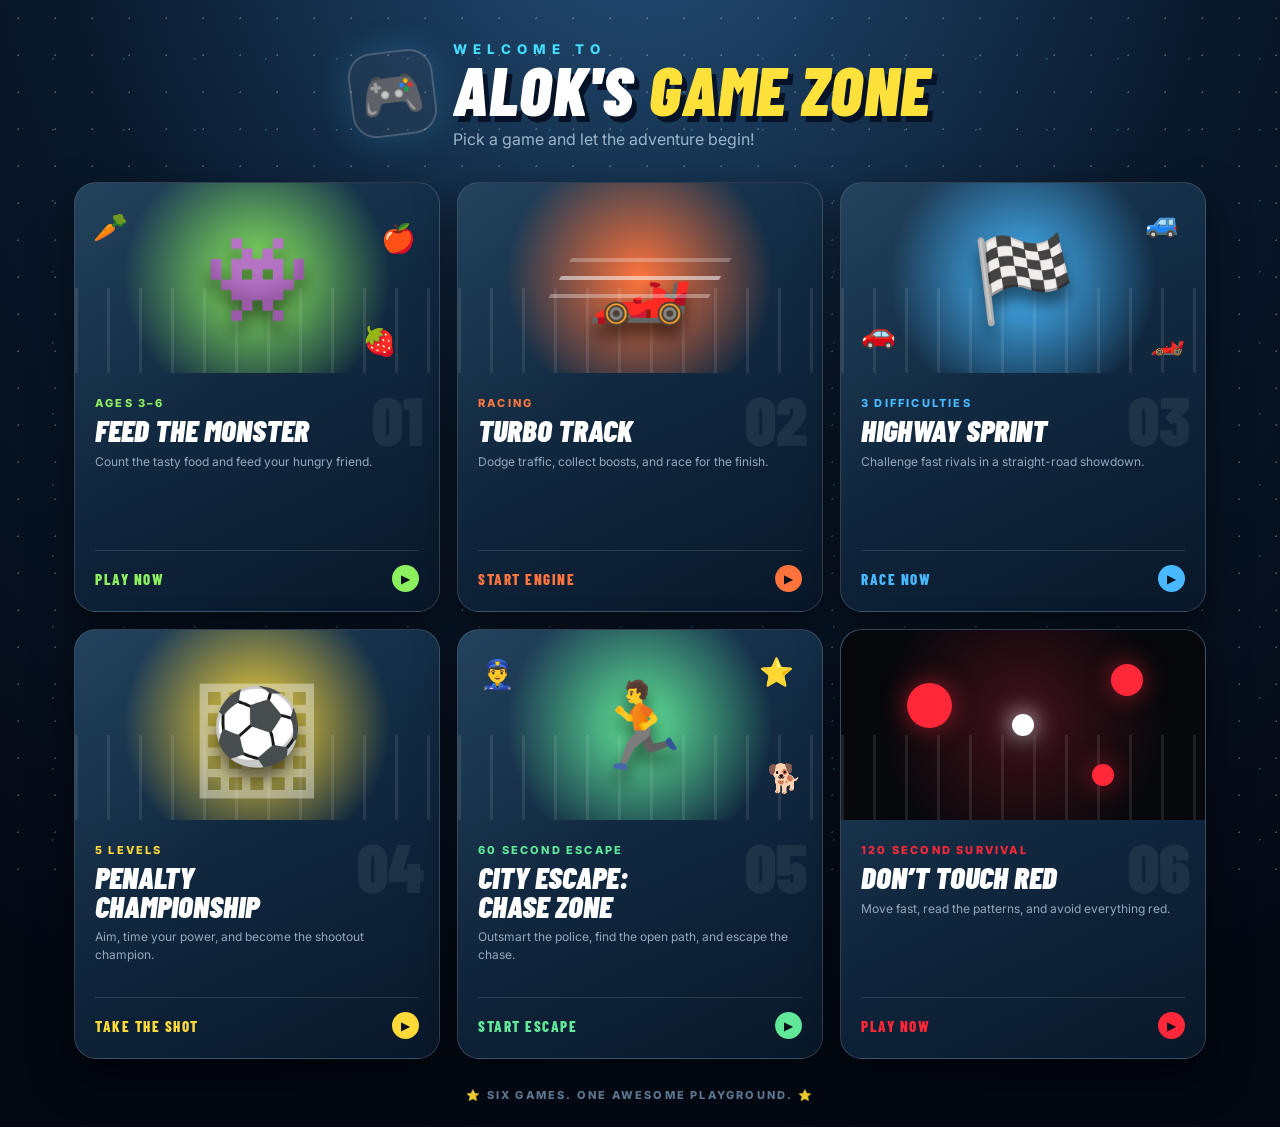
<file: index.html>
<!doctype html>
<html lang="en">
<head>
  <meta charset="utf-8">
  <meta name="viewport" content="width=device-width,initial-scale=1">
  <title>Alok's Game Zone</title>
  <link rel="stylesheet" href="game-hub.css">
</head>
<body>
  <div class="stars"></div>
  <main>
    <header>
      <div class="controller">🎮</div>
      <div><small>WELCOME TO</small><h1>ALOK'S <em>GAME ZONE</em></h1><p>Pick a game and let the adventure begin!</p></div>
    </header>
    <section class="games" aria-label="Choose a game">
      <a class="card monster" href="feed-the-monster/index.html">
        <div class="art"><span class="monster-face">👾</span><i>🥕</i><i>🍎</i><i>🍓</i></div>
        <div class="number">01</div><small>AGES 3–6</small><h2>FEED THE MONSTER</h2><p>Count the tasty food and feed your hungry friend.</p><b>PLAY NOW <span>▶</span></b>
      </a>
      <a class="card turbo" href="turbo-track/index.html">
        <div class="art"><span>🏎️</span><i class="speed"></i></div>
        <div class="number">02</div><small>RACING</small><h2>TURBO TRACK</h2><p>Dodge traffic, collect boosts, and race for the finish.</p><b>START ENGINE <span>▶</span></b>
      </a>
      <a class="card highway" href="highway-sprint/index.html">
        <div class="art"><span>🏁</span><i>🚗</i><i>🚙</i><i>🏎️</i></div>
        <div class="number">03</div><small>3 DIFFICULTIES</small><h2>HIGHWAY SPRINT</h2><p>Challenge fast rivals in a straight-road showdown.</p><b>RACE NOW <span>▶</span></b>
      </a>
      <a class="card football" href="penalty-shootout/index.html">
        <div class="art"><span>⚽</span><i class="goal">▦</i></div>
        <div class="number">04</div><small>5 LEVELS</small><h2>PENALTY CHAMPIONSHIP</h2><p>Aim, time your power, and become the shootout champion.</p><b>TAKE THE SHOT <span>▶</span></b>
      </a>
      <a class="card chase" href="police-chase-escape/index.html">
        <div class="art"><span>🏃</span><i>👮‍♂️</i><i>🐕</i><i>⭐</i></div>
        <div class="number">05</div><small>60 SECOND ESCAPE</small><h2>CITY ESCAPE: CHASE ZONE</h2><p>Outsmart the police, find the open path, and escape the chase.</p><b>START ESCAPE <span>▶</span></b>
      </a>
      <a class="card redgame" href="dont-touch-red/index.html">
        <div class="art red-art"><span class="white-dot"></span><i></i><i></i><i></i></div>
        <div class="number">06</div><small>120 SECOND SURVIVAL</small><h2>DON’T TOUCH RED</h2><p>Move fast, read the patterns, and avoid everything red.</p><b>PLAY NOW <span>▶</span></b>
      </a>
    </section>
    <footer><span>⭐ SIX GAMES. ONE AWESOME PLAYGROUND. ⭐</span></footer>
  </main>
</body>
</html>
</file>
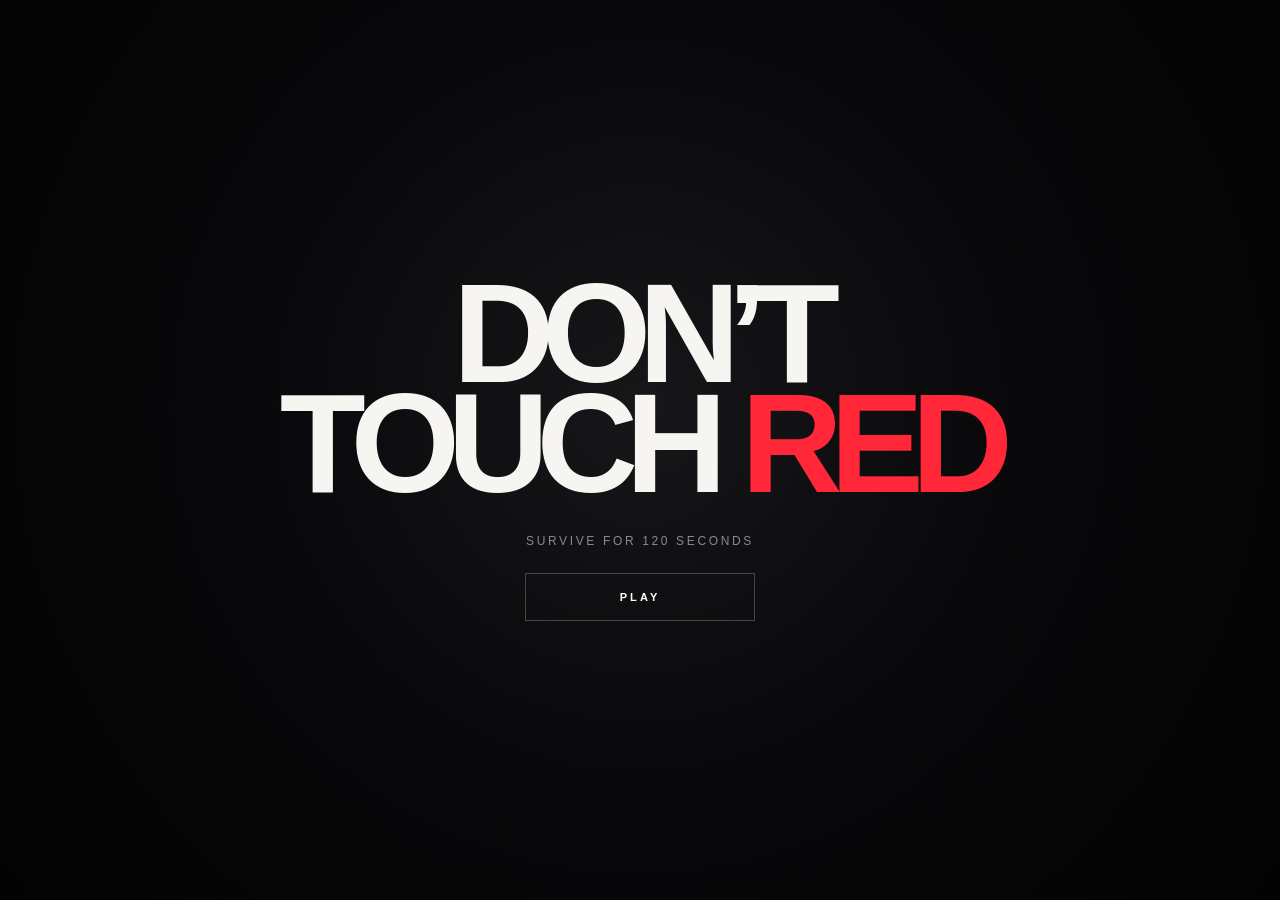
<file: dont-touch-red/index.html>
<!doctype html><html lang="en"><head><meta charset="utf-8"><meta name="viewport" content="width=device-width,initial-scale=1,maximum-scale=1,user-scalable=no,viewport-fit=cover"><meta name="theme-color" content="#050506"><title>DON'T TOUCH RED</title><link rel="stylesheet" href="style.css"></head><body>
<main id="game"><canvas id="canvas" aria-label="Don't Touch Red playfield" tabindex="0"></canvas><div class="grain"></div><div id="flash"></div>
<section id="intro" class="screen open"><div><h1>DON’T<br>TOUCH <span>RED</span></h1><p>Survive for 120 seconds</p><button id="play">PLAY</button></div></section>
<header id="hud"><b>DON’T TOUCH <i>RED</i></b><div><small>SURVIVED</small><strong id="time">000.0</strong></div><div><small>PHASE</small><strong id="phase">01 / 09</strong></div><button id="sound" aria-label="Toggle sound">SOUND ◉</button></header>
<div id="cue"><b>MOVE</b><span>White follows you. Red ends the run.</span></div><div id="impact">RED.</div>
<section id="result" class="screen"><div><p id="resultLabel">CONTACT</p><h2>SURVIVED<br><span id="survived">00.0s</span></h2><dl><div><dt>BEST</dt><dd id="best">00.0s</dd></div><div><dt>PHASE</dt><dd id="finalPhase">01</dd></div></dl><button id="again">TRY AGAIN</button></div></section>
</main><script type="module" src="game.js"></script></body></html>
</file>
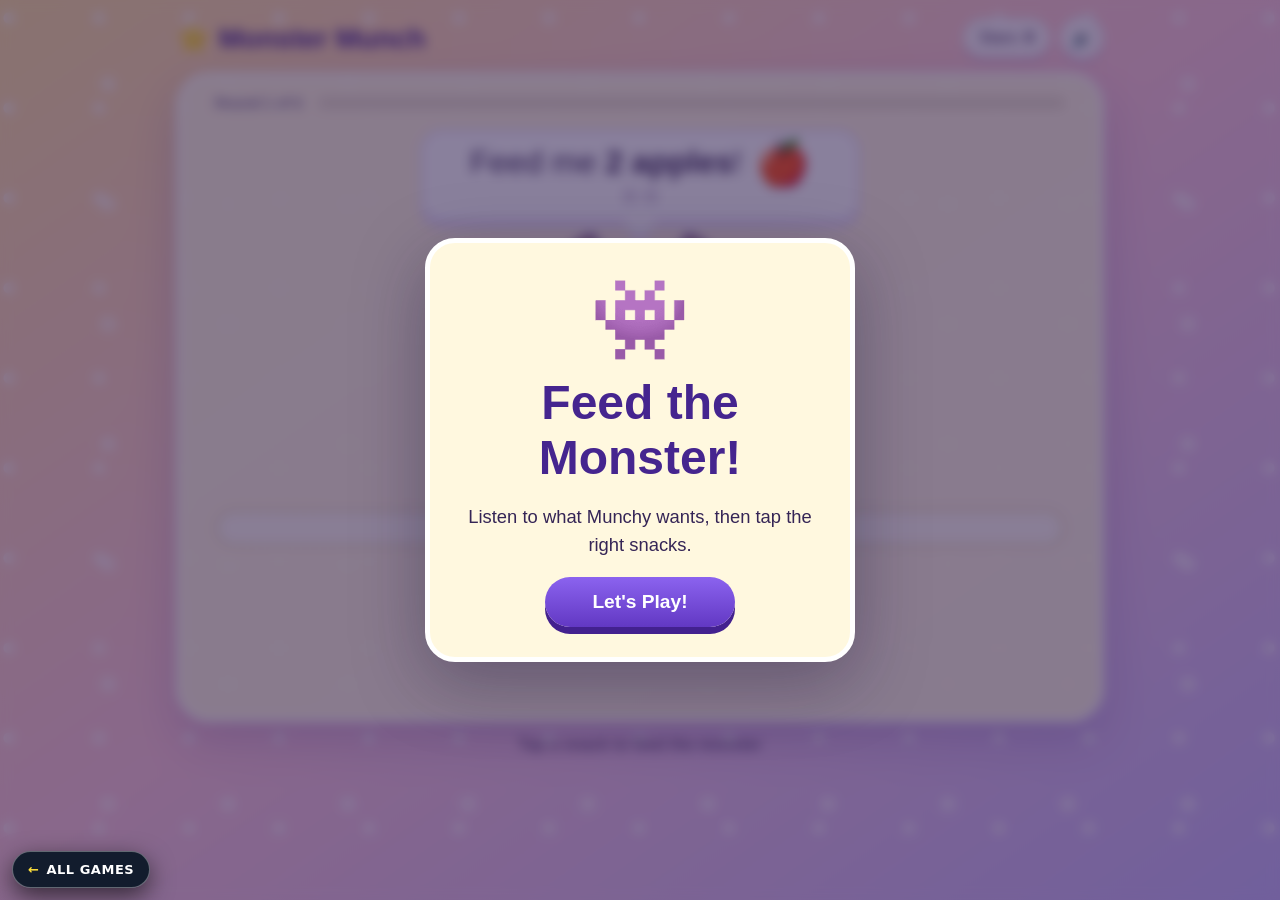
<file: feed-the-monster/index.html>
<!doctype html>
<html lang="en">
  <head>
    <meta charset="UTF-8" />
    <meta name="viewport" content="width=device-width, initial-scale=1.0" />
    <meta name="theme-color" content="#8a5cf6" />
    <title>Feed the Monster!</title>
    <link rel="stylesheet" href="../hub-back.css">
    <link rel="stylesheet" href="style.css" />
  </head>
  <body>
    <a class="hub-back" href="../index.html"><span>←</span> ALL GAMES</a>
    <main class="game-shell">
      <header class="topbar">
        <div class="brand"><span aria-hidden="true">⭐</span> Monster Munch</div>
        <div class="controls">
          <div class="score" aria-live="polite">Stars: <strong id="score">0</strong></div>
          <button id="soundButton" class="icon-button" type="button" aria-label="Turn sound off">🔊</button>
        </div>
      </header>

      <section class="game-card" aria-labelledby="instruction">
        <div class="round-row">
          <span id="roundLabel">Round 1 of 6</span>
          <div class="progress" aria-hidden="true"><span id="progressBar"></span></div>
        </div>

        <div class="speech-bubble">
          <p id="instruction">Feed me <strong id="targetCount">2</strong> <strong id="targetName">apples</strong>! <span id="targetEmoji" class="target-emoji" aria-hidden="true">🍎</span></p>
          <div id="countDots" class="count-dots" aria-label="0 of 2 collected"></div>
        </div>

        <div id="monster" class="monster" aria-label="A happy purple monster">
          <div class="horn horn-left"></div>
          <div class="horn horn-right"></div>
          <div class="monster-body">
            <div class="eye eye-left"><span></span></div>
            <div class="eye eye-right"><span></span></div>
            <div class="cheek cheek-left"></div>
            <div class="cheek cheek-right"></div>
            <div class="mouth"><div class="tooth tooth-left"></div><div class="tooth tooth-right"></div></div>
          </div>
          <div class="foot foot-left"></div>
          <div class="foot foot-right"></div>
        </div>

        <p id="feedback" class="feedback" aria-live="assertive">Pick the right snacks!</p>

        <div id="foodTray" class="food-tray" aria-label="Food choices"></div>
      </section>

      <p class="tip">Tap a snack to feed the monster</p>
    </main>

    <div id="celebration" class="celebration" aria-hidden="true"></div>

    <div id="welcomeModal" class="modal open" role="dialog" aria-modal="true" aria-labelledby="welcomeTitle">
      <div class="modal-card">
        <div class="mini-monster" aria-hidden="true">👾</div>
        <h1 id="welcomeTitle">Feed the Monster!</h1>
        <p>Listen to what Munchy wants, then tap the right snacks.</p>
        <button id="startButton" class="primary-button" type="button">Let's Play!</button>
      </div>
    </div>

    <div id="finishModal" class="modal" role="dialog" aria-modal="true" aria-labelledby="finishTitle">
      <div class="modal-card">
        <div class="trophy" aria-hidden="true">🏆</div>
        <h2 id="finishTitle">Amazing feeding!</h2>
        <p>You earned <strong id="finalScore">0</strong> stars!</p>
        <button id="playAgainButton" class="primary-button" type="button">Play Again</button>
      </div>
    </div>

    <script src="game.js"></script>
  </body>
</html>
</file>
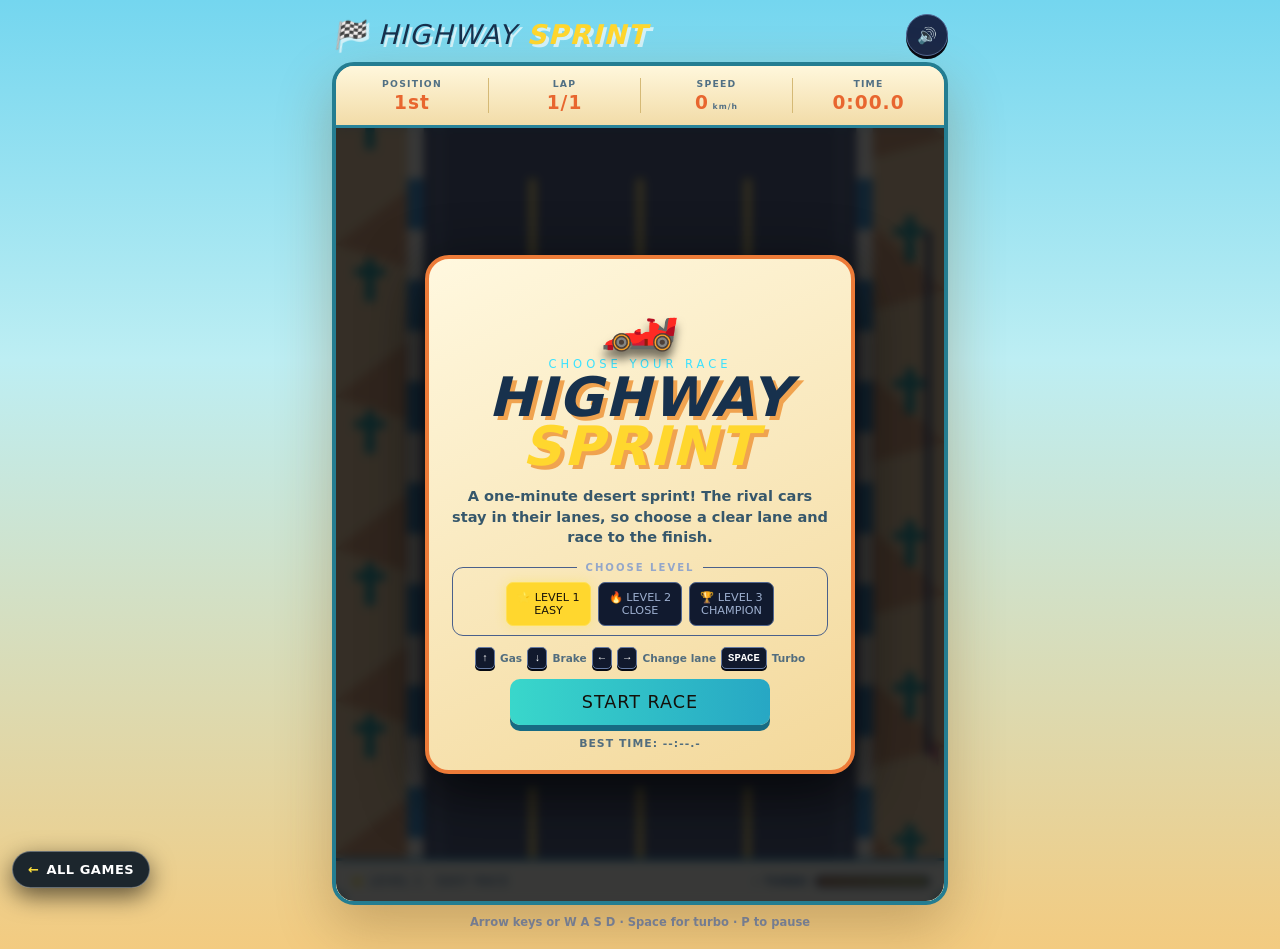
<file: highway-sprint/index.html>
<!doctype html>
<html lang="en">
<head>
  <meta charset="UTF-8" />
  <meta name="viewport" content="width=device-width, initial-scale=1, maximum-scale=1, user-scalable=no" />
  <meta name="theme-color" content="#11182b" />
  <title>Highway Sprint</title>
  <link rel="stylesheet" href="../hub-back.css">
  <link rel="stylesheet" href="style.css" />
</head>
<body>
  <a class="hub-back" href="../index.html"><span>←</span> ALL GAMES</a>
  <main class="shell">
    <header><div class="logo">🏁 HIGHWAY <b>SPRINT</b></div><button id="soundButton" class="sound" type="button" aria-label="Turn sound off">🔊</button></header>
    <section class="game" aria-label="Highway Sprint racing game">
      <div class="hud">
        <div><small>POSITION</small><strong id="position">1st</strong></div>
        <div><small>LAP</small><strong><span id="leg">1</span>/1</strong></div>
        <div><small>SPEED</small><strong><span id="speed">0</span><em> km/h</em></strong></div>
        <div><small>TIME</small><strong id="time">0:00.0</strong></div>
      </div>
      <div class="canvas-wrap">
        <canvas id="raceCanvas" width="520" height="720" aria-label="Straight highway race"></canvas>
        <div id="countdown" class="countdown" aria-live="assertive"></div>
        <div id="message" class="message" aria-live="polite"></div>
        <div class="mini-progress"><span id="progressBar"></span><i id="progressCar">🏎️</i></div>
      </div>
      <div class="footer"><span id="direction">⬆ FINISH AHEAD</span><div class="boost"><label>⚡ TURBO</label><div><i id="boostBar"></i></div></div></div>
      <div class="touch-controls" aria-label="Touch controls">
        <button id="leftButton" type="button" aria-label="Move left">◀</button>
        <div class="pedals"><button id="brakeButton" class="brake" type="button">BRAKE</button><button id="gasButton" class="gas" type="button">GAS</button><button id="turboButton" class="turbo-button" type="button">⚡</button></div>
        <button id="rightButton" type="button" aria-label="Move right">▶</button>
      </div>
      <div id="startPanel" class="panel open">
        <div class="panel-card">
          <div class="hero">🏎️</div><p class="eyebrow">CHOOSE YOUR RACE</p><h1>HIGHWAY<br /><span>SPRINT</span></h1>
          <p>A one-minute desert sprint! The rival cars stay in their lanes, so choose a clear lane and race to the finish.</p>
          <fieldset><legend>CHOOSE LEVEL</legend><label><input type="radio" name="level" value="level1" checked /><span>⭐ LEVEL 1<br />EASY</span></label><label><input type="radio" name="level" value="level2" /><span>🔥 LEVEL 2<br />CLOSE</span></label><label><input type="radio" name="level" value="level3" /><span>🏆 LEVEL 3<br />CHAMPION</span></label></fieldset>
          <div class="keys"><kbd>↑</kbd> Gas <kbd>↓</kbd> Brake <kbd>←</kbd><kbd>→</kbd> Change lane <kbd>SPACE</kbd> Turbo</div>
          <button id="startButton" class="primary" type="button">START RACE</button><p class="record">BEST TIME: <strong id="bestTime">--:--.-</strong></p>
        </div>
      </div>
      <div id="finishPanel" class="panel">
        <div class="panel-card"><div id="medal" class="hero">🏆</div><p class="eyebrow">RACE COMPLETE</p><h2 id="finishTitle">CHAMPION!</h2>
          <div class="results"><div><small>POSITION</small><strong id="finalPosition">1st</strong></div><div><small>TIME</small><strong id="finalTime">0:00.0</strong></div></div>
          <button id="againButton" class="primary" type="button">RACE AGAIN</button>
        </div>
      </div>
    </section>
    <p class="tip">Arrow keys or W A S D · Space for turbo · P to pause</p>
  </main>
  <script src="game.js"></script>
</body>
</html>
</file>
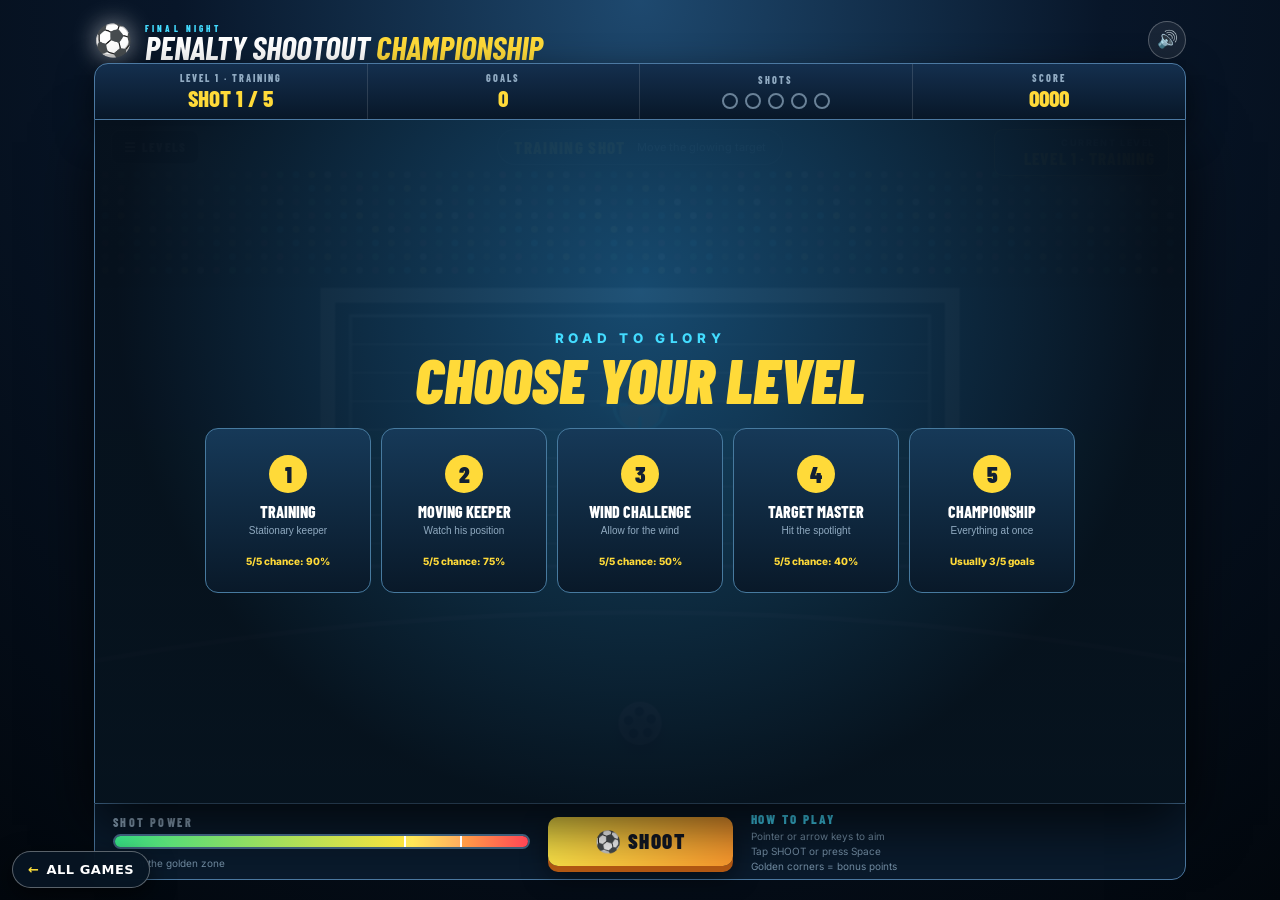
<file: penalty-shootout/index.html>
<!doctype html>
<html lang="en">
<head>
  <meta charset="utf-8">
  <meta name="viewport" content="width=device-width,initial-scale=1,maximum-scale=1,user-scalable=no">
  <title>Penalty Shootout Championship</title>
  <link rel="stylesheet" href="style.css">
  <link rel="stylesheet" href="responsive.css">
  <link rel="stylesheet" href="../hub-back.css">
</head>
<body>
  <a class="hub-back" href="../index.html"><span>←</span> ALL GAMES</a>
  <main class="shell">
    <header>
      <div class="logo">⚽</div>
      <div><small>FINAL NIGHT</small><h1>PENALTY SHOOTOUT <em>CHAMPIONSHIP</em></h1></div>
      <button id="sound" class="round" aria-label="Toggle sound">🔊</button>
    </header>
    <section class="scoreboard">
      <div><span id="levelName">LEVEL 1 · TRAINING</span><b id="round">SHOT 1 / 5</b></div>
      <div><span>GOALS</span><b id="goals">0</b></div>
      <div class="shot-box"><span>SHOTS</span><aside id="shots"></aside></div>
      <div><span>SCORE</span><b id="score">0000</b></div>
    </section>
    <section class="arena">
      <canvas id="game" width="960" height="600"></canvas>
      <button id="levelsBtn" class="levels-button">☰ LEVELS</button>
      <div class="current-level"><small>CURRENT LEVEL</small><strong id="currentLevel">LEVEL 1 · TRAINING</strong></div>
      <div id="callout" class="callout"><strong>AIM YOUR SHOT</strong><span>Move the glowing target</span></div>
      <div id="levelSelect" class="level-select">
        <small>ROAD TO GLORY</small><h2>CHOOSE YOUR LEVEL</h2>
        <div class="level-grid">
          <button data-level="1"><i>1</i><b>TRAINING</b><span>Stationary keeper</span><em>5/5 chance: 90%</em></button>
          <button data-level="2"><i>2</i><b>MOVING KEEPER</b><span>Watch his position</span><em>5/5 chance: 75%</em></button>
          <button data-level="3"><i>3</i><b>WIND CHALLENGE</b><span>Allow for the wind</span><em>5/5 chance: 50%</em></button>
          <button data-level="4"><i>4</i><b>TARGET MASTER</b><span>Hit the spotlight</span><em>5/5 chance: 40%</em></button>
          <button data-level="5"><i>5</i><b>CHAMPIONSHIP</b><span>Everything at once</span><em>Usually 3/5 goals</em></button>
        </div>
      </div>
      <div id="result" class="result hidden">
        <div class="trophy">🏆</div><small>SHOOTOUT COMPLETE</small>
        <h2 id="resultTitle">CHAMPION!</h2><p id="resultText"></p>
        <div class="stats"><div>GOALS<b id="finalGoals"></b></div><div>SCORE<b id="finalScore"></b></div></div>
        <div class="result-actions"><button id="again">PLAY AGAIN</button><button id="next">NEXT LEVEL</button></div>
      </div>
    </section>
    <section class="controls">
      <div class="meter"><label>SHOT POWER</label><div class="track"><i id="power"></i><mark></mark></div><small>Stop in the golden zone</small></div>
      <button id="shoot" class="shoot">⚽ SHOOT</button>
      <div class="help"><b>HOW TO PLAY</b><span>Pointer or arrow keys to aim</span><span>Tap SHOOT or press Space</span><span>Golden corners = bonus points</span></div>
    </section>
  </main>
  <script src="game.js"></script>
</body>
</html>
</file>
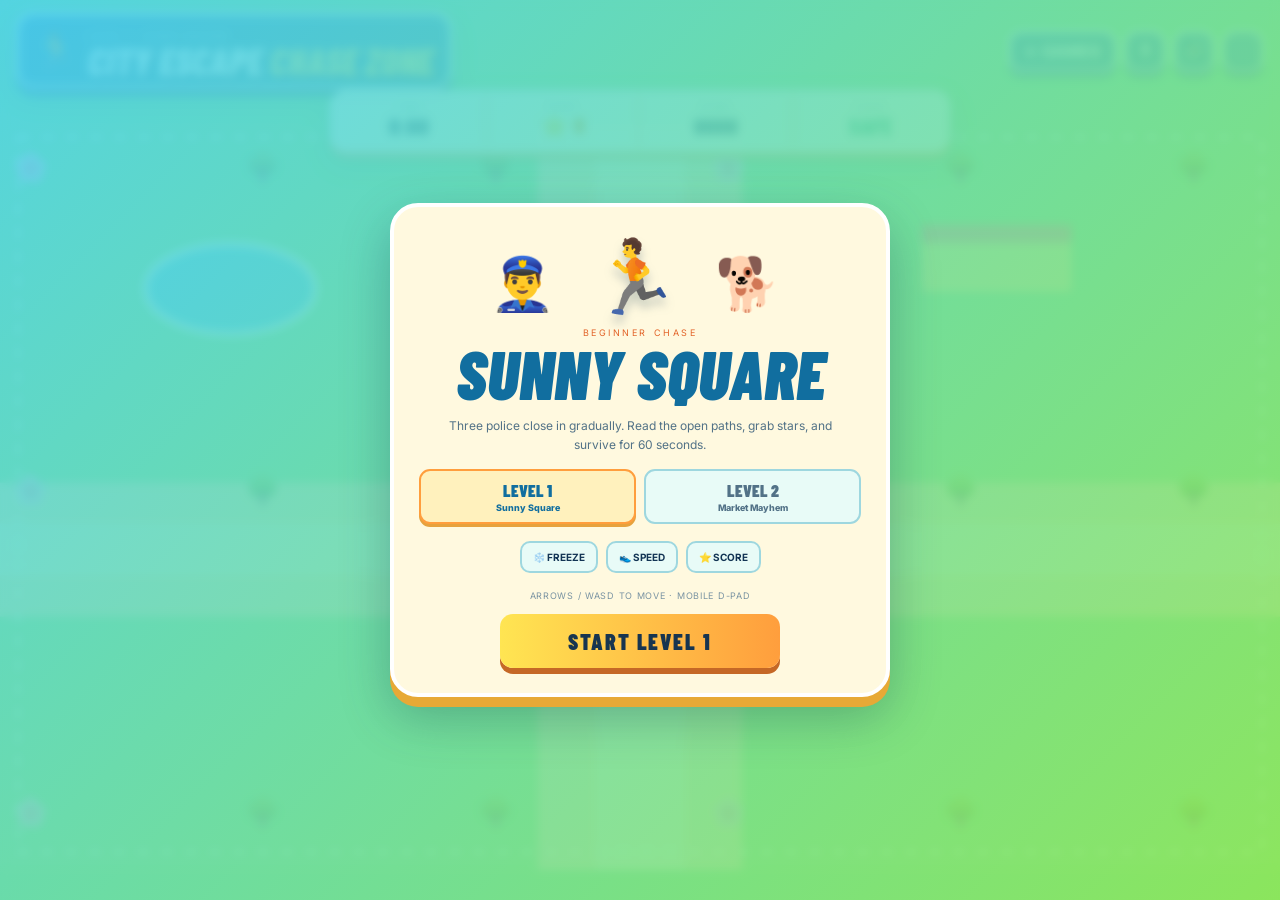
<file: police-chase-escape/index.html>
<!doctype html>
<html lang="en">
<head>
  <meta charset="utf-8">
  <meta name="viewport" content="width=device-width,initial-scale=1,maximum-scale=1,user-scalable=no">
  <meta name="theme-color" content="#42bff5">
  <title>City Escape: Chase Zone</title>
  <link rel="stylesheet" href="../hub-back.css">
  <link rel="stylesheet" href="style.css">
</head>
<body>
  <main class="game-shell">
    <canvas id="game" aria-label="Bright city chase arena"></canvas>
    <header>
      <div class="brand"><span>🏃</span><div><small id="levelName">LEVEL 1 · SUNNY SQUARE</small><h1>CITY ESCAPE <em>CHASE ZONE</em></h1></div></div>
      <div class="actions"><a href="../index.html">← GAMES</a><button id="pause">Ⅱ</button><button id="sound">🔊</button><button id="fullscreen">⛶</button></div>
    </header>
    <section class="hud">
      <div><small>TIME</small><strong id="time">1:00</strong></div>
      <div><small>STARS</small><strong>⭐ <span id="stars">0</span></strong></div>
      <div><small>SCORE</small><strong id="score">0000</strong></div>
      <div><small>CHASE</small><strong id="danger">SAFE</strong></div>
    </section>
    <div id="routeWarning" class="route-warning">⚠ ONE WAY OUT!</div>
    <div id="powerBadge" class="power-badge"></div>
    <div id="toast" class="toast"></div>
    <section id="startPanel" class="panel open"><div class="card"><div class="art">👮‍♂️ <span>🏃</span> 🐕</div><small id="introKicker">60 SECOND ESCAPE</small><h2 id="introTitle">SUNNY SQUARE</h2><p id="introText">Police are closing in from every direction. Read the open paths, grab stars, and survive until the rescue gate opens.</p><div class="level-picks"><button class="level-pick selected" data-level="1"><b>LEVEL 1</b><span>Sunny Square</span></button><button class="level-pick" data-level="2"><b>LEVEL 2</b><span>Market Mayhem</span></button></div><div class="tips"><b>❄️ FREEZE</b><b>👟 SPEED</b><b>⭐ SCORE</b></div><div class="keys">ARROWS / WASD TO MOVE · MOBILE D-PAD</div><button id="start">START LEVEL 1</button></div></section>
    <section id="endPanel" class="panel"><div class="card"><div id="endIcon" class="end-icon">🏆</div><small>CHASE RESULT</small><h2 id="endTitle">YOU ESCAPED!</h2><p id="endText"></p><div class="results"><div>STARS<b id="finalStars">0</b></div><div>SCORE<b id="finalScore">0</b></div><div>BEST<b id="best">0</b></div></div><button id="again">PLAY AGAIN</button></div></section>
    <div id="paused" class="paused">PAUSED<small>Press P or tap Ⅱ to continue</small></div>
    <nav class="mobile-controls" aria-label="Movement controls"><button id="up">▲</button><button id="left">◀</button><button id="down">▼</button><button id="right">▶</button></nav>
  </main>
  <script src="game.js"></script>
</body>
</html>
</file>
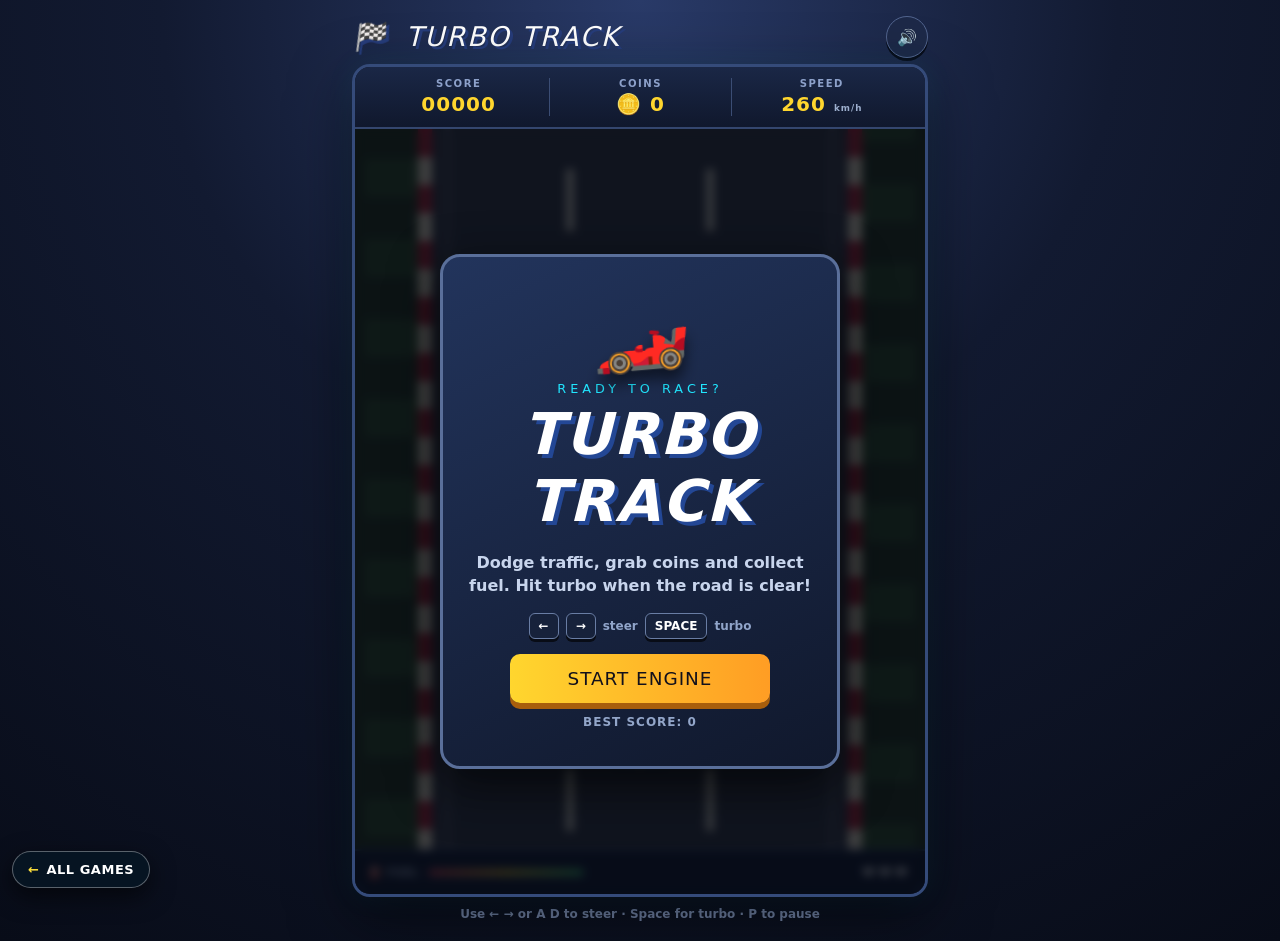
<file: turbo-track/index.html>
<!doctype html>
<html lang="en">
<head>
  <meta charset="UTF-8" />
  <meta name="viewport" content="width=device-width, initial-scale=1, maximum-scale=1, user-scalable=no" />
  <meta name="theme-color" content="#10172b" />
  <title>Turbo Track</title>
  <link rel="stylesheet" href="../hub-back.css">
  <link rel="stylesheet" href="style.css" />
</head>
<body>
  <a class="hub-back" href="../index.html"><span>←</span> ALL GAMES</a>
  <main class="shell">
    <header>
      <div class="logo"><span>🏁</span> TURBO TRACK</div>
      <button id="soundButton" class="round-button" type="button" aria-label="Turn sound off">🔊</button>
    </header>

    <section class="game-wrap" aria-label="Turbo Track racing game">
      <div class="hud">
        <div><small>SCORE</small><strong id="score">00000</strong></div>
        <div><small>COINS</small><strong><span aria-hidden="true">🪙</span> <span id="coins">0</span></strong></div>
        <div><small>SPEED</small><strong><span id="speed">0</span> <em>km/h</em></strong></div>
      </div>

      <canvas id="gameCanvas" width="480" height="720" aria-label="Road racing area"></canvas>

      <div class="status-bars">
        <div class="fuel-row"><span>⛽ FUEL</span><div class="meter"><span id="fuelBar"></span></div></div>
        <div id="lives" class="lives" aria-label="Three lives">❤️❤️❤️</div>
      </div>

      <div id="message" class="message" aria-live="polite"></div>

      <div class="touch-controls" aria-label="Touch controls">
        <button id="leftButton" type="button" aria-label="Steer left">◀</button>
        <button id="boostButton" class="boost" type="button" aria-label="Use turbo boost">⚡<span>TURBO</span></button>
        <button id="rightButton" type="button" aria-label="Steer right">▶</button>
      </div>

      <div id="startPanel" class="panel open">
        <div class="panel-card">
          <div class="hero-car">🏎️</div>
          <p class="eyebrow">READY TO RACE?</p>
          <h1>TURBO TRACK</h1>
          <p>Dod​ge traffic, grab coins and collect fuel. Hit turbo when the road is clear!</p>
          <div class="keys"><span>←</span><span>→</span> steer <span>SPACE</span> turbo</div>
          <button id="startButton" class="start-button" type="button">START ENGINE</button>
          <p class="best">BEST SCORE: <strong id="bestScore">0</strong></p>
        </div>
      </div>

      <div id="endPanel" class="panel">
        <div class="panel-card">
          <p class="eyebrow">RACE OVER</p>
          <h2 id="endTitle">GREAT RUN!</h2>
          <div class="result-score"><small>YOUR SCORE</small><strong id="finalScore">0</strong></div>
          <p>You collected <strong id="finalCoins">0</strong> coins</p>
          <button id="againButton" class="start-button" type="button">RACE AGAIN</button>
        </div>
      </div>
    </section>

    <p class="desktop-tip">Use ← → or A D to steer · Space for turbo · P to pause</p>
  </main>
  <script src="game.js"></script>
</body>
</html>
</file>
<file: game-hub.css>
@import url('https://fonts.googleapis.com/css2?family=Barlow+Condensed:ital,wght@0,700;0,800;1,900&family=Inter:wght@600;800&display=swap');
:root{color-scheme:dark;--yellow:#ffe13b;--cyan:#43ddff}*{box-sizing:border-box}body{margin:0;min-height:100vh;background:radial-gradient(circle at 50% -10%,#244f78,#09182b 42%,#030812 90%);color:#fff;font-family:Inter,sans-serif;overflow-x:hidden}.stars{position:fixed;inset:0;pointer-events:none;opacity:.25;background-image:radial-gradient(#fff 1px,transparent 1px),radial-gradient(#5de4ff 1px,transparent 1px);background-size:37px 37px,71px 71px;background-position:0 0,17px 23px}main{position:relative;width:min(1180px,100%);margin:auto;padding:38px 24px 25px}header{display:flex;align-items:center;justify-content:center;gap:18px;margin-bottom:33px;text-align:left}.controller{display:grid;place-items:center;width:85px;height:85px;border:2px solid #ffffff30;border-radius:24px;background:#ffffff0b;font-size:51px;transform:rotate(-7deg);box-shadow:0 0 35px #44cfff33}header small{color:var(--cyan);font-weight:800;letter-spacing:.45em}h1{margin:1px 0;color:#fff;font:italic 900 clamp(39px,6vw,68px)/.9 "Barlow Condensed";letter-spacing:.02em;text-shadow:5px 6px #061225}h1 em{color:var(--yellow)}header p{margin:9px 0 0;color:#9cb5ca}.games{display:grid;grid-template-columns:repeat(4,1fr);gap:17px}.card{position:relative;overflow:hidden;min-height:430px;padding:0 20px 22px;border:1px solid #ffffff27;border-radius:22px;background:linear-gradient(155deg,#183955,#091729);color:#fff;text-decoration:none;box-shadow:0 18px 40px #0008;transition:.22s}.card::before{content:"";position:absolute;inset:0;background:linear-gradient(135deg,#ffffff0c,transparent 45%);pointer-events:none}.card:hover{transform:translateY(-10px) scale(1.015);border-color:var(--accent);box-shadow:0 25px 50px #000b,0 0 28px color-mix(in srgb,var(--accent) 30%,transparent)}.monster{--accent:#8df05f}.turbo{--accent:#ff743d}.highway{--accent:#48b9ff}.football{--accent:#ffda39}.art{position:relative;height:190px;margin:0 -20px 18px;display:flex;align-items:center;justify-content:center;overflow:hidden;background:radial-gradient(circle,var(--accent) 0,transparent 65%)}.art::after{content:"";position:absolute;inset:55% 0 0;background:repeating-linear-gradient(90deg,#ffffff18 0 3px,transparent 3px 32px)}.art>span{position:relative;z-index:2;font-size:84px;filter:drop-shadow(0 12px 8px #0008);transition:.2s}.card:hover .art>span{transform:scale(1.12) rotate(-4deg)}.art i{position:absolute;z-index:2;font-style:normal;font-size:28px}.monster .art i:nth-of-type(1){left:18px;top:27px}.monster .art i:nth-of-type(2){right:23px;top:38px}.monster .art i:nth-of-type(3){right:42px;bottom:15px}.highway .art i:nth-of-type(1){left:20px;bottom:23px}.highway .art i:nth-of-type(2){right:25px;top:22px}.highway .art i:nth-of-type(3){right:20px;bottom:16px}.turbo .speed{width:160px;height:4px;background:#fff8;box-shadow:0 18px #fff5,0 -18px #fff4;transform:skewX(-30deg)}.football .goal{z-index:1;font-size:150px;color:#ffffff66}.football .art>span{font-size:74px}.number{position:absolute;right:15px;top:195px;color:#ffffff12;font:900 68px "Barlow Condensed"}.card small{color:var(--accent);font:800 11px Inter;letter-spacing:.2em}.card h2{position:relative;margin:5px 0 8px;max-width:220px;font:italic 900 31px/.92 "Barlow Condensed"}.card p{position:relative;min-height:55px;margin:0;color:#91a9bd;font-size:12px;line-height:1.5}.card b{position:absolute;left:20px;right:20px;bottom:19px;display:flex;align-items:center;justify-content:space-between;padding-top:14px;border-top:1px solid #ffffff22;color:var(--accent);font:800 15px "Barlow Condensed";letter-spacing:.1em}.card b span{display:grid;place-items:center;width:27px;height:27px;border-radius:50%;background:var(--accent);color:#09111d;font-size:11px}footer{text-align:center;padding:29px 0 0;color:#65839d;font:800 11px Inter;letter-spacing:.2em}@media(max-width:950px){.games{grid-template-columns:repeat(2,1fr)}.card{min-height:410px}}@media(max-width:540px){main{padding:22px 13px}header{justify-content:flex-start}.controller{width:58px;height:58px;font-size:35px}header p{font-size:12px}.games{grid-template-columns:1fr}.card{min-height:390px}.art{height:170px}}
/* Fifth game: City Escape */
.games.games{grid-template-columns:repeat(3,1fr);gap:17px}.chase{--accent:#61e899}.chase .art i:nth-of-type(1){left:22px;top:27px}.chase .art i:nth-of-type(2){right:20px;bottom:25px}.chase .art i:nth-of-type(3){right:28px;top:25px}
/* Sixth game: Don't Touch Red */
.redgame{--accent:#ff2738}.red-art{background:radial-gradient(circle at 50% 48%,#41111a,transparent 68%),#07080b}.red-art .white-dot{width:22px;height:22px;border-radius:50%;background:#fff;box-shadow:0 0 24px #fff;transform:none}.redgame:hover .red-art .white-dot{transform:translate(-38px,-12px)}.red-art i{width:45px;height:45px;border-radius:50%;background:var(--accent);box-shadow:0 0 25px #ff273888}.red-art i:nth-of-type(1){left:18%;top:28%}.red-art i:nth-of-type(2){right:17%;top:18%;width:32px;height:32px}.red-art i:nth-of-type(3){right:25%;bottom:18%;width:22px;height:22px}
@media(max-width:900px){.games.games{grid-template-columns:repeat(2,1fr)}}@media(max-width:540px){.games.games{grid-template-columns:1fr}}
</file>
<file: dont-touch-red/style.css>
:root{color-scheme:dark;--red:#ff2738;--white:#f6f5f1;--ink:#050506}*{box-sizing:border-box}html,body,#game{width:100%;height:100%;margin:0;overflow:hidden;background:var(--ink)}body{font-family:Arial,Helvetica,sans-serif;color:var(--white);user-select:none;-webkit-user-select:none;touch-action:none}canvas{position:absolute;inset:0;width:100%;height:100%;outline:none;cursor:none;touch-action:none}.grain{position:absolute;inset:0;pointer-events:none;opacity:.055;mix-blend-mode:screen;background-image:url("data:image/svg+xml,%3Csvg viewBox='0 0 180 180' xmlns='http://www.w3.org/2000/svg'%3E%3Cfilter id='n'%3E%3CfeTurbulence type='fractalNoise' baseFrequency='.9' numOctaves='4' stitchTiles='stitch'/%3E%3C/filter%3E%3Crect width='100%25' height='100%25' filter='url(%23n)' opacity='.65'/%3E%3C/svg%3E")}#flash{position:absolute;inset:0;pointer-events:none;background:#fff;opacity:0}.screen{position:absolute;z-index:20;inset:0;display:none;place-items:center;background:radial-gradient(circle at 50% 45%,#17171a,#08080a 48%,#030304)}.screen.open{display:grid}.screen>div{text-align:center}.screen h1{margin:0;font-weight:900;font-size:clamp(64px,11vw,154px);line-height:.78;letter-spacing:-.09em}.screen h1 span,.screen h2 span,#hud i{color:var(--red);font-style:normal}.screen p{margin:36px 0 25px;color:#89898f;font-size:12px;letter-spacing:.22em;text-transform:uppercase}.screen button{min-width:230px;padding:17px 30px;border:1px solid #ffffff3a;background:transparent;color:#fff;font:800 11px Arial;letter-spacing:.28em;cursor:pointer;transition:.2s}.screen button:hover{border-color:var(--red);background:var(--red);box-shadow:0 0 45px #ff273844}#hud{position:absolute;z-index:8;top:0;left:0;right:0;display:none;grid-template-columns:1fr auto auto auto;gap:38px;align-items:center;padding:22px 28px;background:linear-gradient(#050506dd,transparent);pointer-events:none}body.playing #hud{display:grid}#hud>b{font-size:13px;letter-spacing:-.03em}#hud div small{display:block;color:#68686d;font-size:7px;letter-spacing:.24em}#hud div strong{font:700 14px monospace}#hud button{pointer-events:auto;border:0;background:none;color:#737379;font-size:8px;letter-spacing:.15em}#cue{position:absolute;z-index:9;left:50%;top:15%;display:none;min-width:min(440px,90%);padding:15px 28px;border-left:2px solid var(--red);background:#09090cbb;transform:translateX(-50%);text-align:left;backdrop-filter:blur(8px)}body.playing #cue{display:grid;gap:3px}#cue b{font-size:11px;letter-spacing:.24em}#cue span{color:#85858c;font:10px monospace}#impact{position:absolute;z-index:12;inset:0;display:none;place-items:center;color:#fff;background:#ff2738;font-weight:900;font-size:clamp(100px,20vw,260px);letter-spacing:-.1em}#impact.show{display:grid}.screen h2{margin:0;font-size:clamp(58px,10vw,126px);line-height:.82;letter-spacing:-.075em}.screen dl{display:grid;grid-template-columns:1fr 1fr;margin:36px auto 28px;max-width:420px;border:1px solid #ffffff24}.screen dl div{padding:14px 30px}.screen dl div+div{border-left:1px solid #ffffff24}.screen dt{color:#66666d;font-size:8px;letter-spacing:.2em}.screen dd{margin:5px 0 0;font:700 15px monospace}@media(max-width:700px){#hud{grid-template-columns:1fr auto auto;gap:13px;padding:16px}#hud>div:nth-of-type(2){display:none}#hud button{position:absolute;right:12px;top:53px}#cue{top:12%;padding:12px 18px}.screen h1{font-size:18vw}.screen p{margin-top:28px}}
@media(pointer:coarse){canvas{cursor:default}}
</file>
<file: hub-back.css>
.hub-back{position:fixed;z-index:9999;left:12px;bottom:12px;display:flex;align-items:center;gap:7px;padding:10px 15px;border:1px solid #ffffff55;border-radius:30px;background:#071524e8;color:#fff!important;text-decoration:none!important;font:800 13px system-ui,sans-serif;letter-spacing:.04em;box-shadow:0 8px 25px #0009;backdrop-filter:blur(8px);transition:.15s}.hub-back:hover{transform:translateY(-3px);background:#173a59}.hub-back span{color:#ffe13b}
</file>
<file: feed-the-monster/style.css>
:root {
  --purple: #7046d9;
  --purple-dark: #45258f;
  --cream: #fff8df;
  --ink: #352556;
  --pink: #ff6b9c;
  --green: #50c878;
}

* { box-sizing: border-box; }

body {
  margin: 0;
  min-height: 100vh;
  color: var(--ink);
  font-family: ui-rounded, "Arial Rounded MT Bold", "Trebuchet MS", sans-serif;
  background:
    radial-gradient(circle at 10% 20%, rgba(255,255,255,.75) 0 5px, transparent 6px),
    radial-gradient(circle at 90% 70%, rgba(255,255,255,.55) 0 7px, transparent 8px),
    linear-gradient(145deg, #ffe29b, #ffc9d9 48%, #c9b7ff);
  background-size: 90px 90px, 120px 120px, auto;
  overflow-x: hidden;
}

button { font: inherit; }
button:focus-visible { outline: 4px solid #24a5ff; outline-offset: 3px; }

.game-shell { width: min(960px, 100%); margin: 0 auto; padding: 16px; }
.topbar { display: flex; justify-content: space-between; align-items: center; gap: 16px; margin-bottom: 12px; }
.brand { font-size: clamp(1.25rem, 3vw, 1.75rem); font-weight: 900; color: var(--purple-dark); }
.controls { display: flex; align-items: center; gap: 10px; }
.score, .icon-button { background: rgba(255,255,255,.9); border: 2px solid rgba(69,37,143,.15); box-shadow: 0 4px 0 rgba(69,37,143,.14); }
.score { padding: 9px 14px; border-radius: 999px; white-space: nowrap; }
.icon-button { width: 44px; height: 44px; border-radius: 50%; cursor: pointer; }

.game-card {
  position: relative;
  min-height: 650px;
  padding: 18px clamp(14px, 4vw, 34px) 26px;
  border: 5px solid rgba(255,255,255,.75);
  border-radius: 34px;
  background: rgba(255,248,223,.92);
  box-shadow: 0 18px 45px rgba(69,37,143,.22);
  overflow: hidden;
}
.round-row { display: flex; align-items: center; gap: 16px; font-size: .9rem; font-weight: 800; color: #796b91; }
.progress { flex: 1; height: 12px; background: #e9ddc7; border-radius: 99px; overflow: hidden; }
.progress span { display: block; width: 0; height: 100%; border-radius: inherit; background: linear-gradient(90deg, #ff9c57, #ff5c94); transition: width .4s ease; }

.speech-bubble {
  position: relative;
  width: fit-content;
  min-width: min(440px, 90%);
  margin: 18px auto 2px;
  padding: 12px 24px;
  text-align: center;
  background: white;
  border: 3px solid #eadff8;
  border-radius: 22px;
  box-shadow: 0 6px 0 #eadff8;
  z-index: 2;
}
.speech-bubble::after { content: ""; position: absolute; left: 50%; bottom: -19px; width: 24px; height: 24px; background: white; border-right: 3px solid #eadff8; border-bottom: 3px solid #eadff8; transform: translateX(-50%) rotate(45deg); }
.speech-bubble p { margin: 0; font-size: clamp(1.3rem, 4vw, 2rem); }
.target-emoji {
  display: inline-block;
  margin-left: 5px;
  font-size: 1.35em;
  line-height: .8;
  vertical-align: -.12em;
  filter: drop-shadow(0 3px 2px rgba(69,37,143,.14));
  animation: target-wiggle 1.8s ease-in-out infinite;
}
.count-dots { display: flex; justify-content: center; gap: 7px; min-height: 18px; margin-top: 8px; }
.count-dot { width: 14px; height: 14px; border-radius: 50%; background: #e4ddea; border: 2px solid #cabed6; transition: .2s; }
.count-dot.filled { background: #ffd94d; border-color: #f2af20; transform: scale(1.12); }

.monster { position: relative; width: 230px; height: 260px; margin: 5px auto -12px; filter: drop-shadow(0 12px 8px rgba(69,37,143,.18)); }
.monster-body { position: absolute; left: 20px; bottom: 20px; width: 190px; height: 205px; border: 5px solid var(--purple-dark); border-radius: 48% 48% 42% 42%; background: linear-gradient(145deg, #9a76f7, var(--purple)); }
.horn { position: absolute; top: 12px; z-index: -1; width: 42px; height: 65px; border: 5px solid var(--purple-dark); background: #ffd764; }
.horn-left { left: 42px; border-radius: 90% 10% 50% 50%; transform: rotate(-25deg); }
.horn-right { right: 42px; border-radius: 10% 90% 50% 50%; transform: rotate(25deg); }
.eye { position: absolute; top: 48px; width: 47px; height: 57px; border: 4px solid var(--purple-dark); border-radius: 50%; background: white; }
.eye-left { left: 38px; } .eye-right { right: 38px; }
.eye span { position: absolute; left: 14px; top: 18px; width: 17px; height: 22px; background: #29203a; border-radius: 50%; }
.eye span::after { content: ""; position: absolute; left: 3px; top: 3px; width: 5px; height: 5px; background: white; border-radius: 50%; }
.cheek { position: absolute; top: 111px; width: 27px; height: 15px; border-radius: 50%; background: rgba(255,107,156,.55); }
.cheek-left { left: 22px; } .cheek-right { right: 22px; }
.mouth { position: absolute; left: 42px; top: 127px; width: 98px; height: 53px; overflow: hidden; border: 5px solid var(--purple-dark); border-radius: 15px 15px 50px 50px; background: #321e52; transition: transform .15s; }
.tooth { position: absolute; top: -2px; width: 19px; height: 20px; background: white; clip-path: polygon(0 0, 100% 0, 50% 100%); }
.tooth-left { left: 17px; } .tooth-right { right: 17px; }
.foot { position: absolute; bottom: 4px; width: 80px; height: 38px; border: 5px solid var(--purple-dark); border-radius: 50%; background: #6840c5; z-index: -1; }
.foot-left { left: 15px; transform: rotate(-8deg); } .foot-right { right: 15px; transform: rotate(8deg); }
.monster.chomp .mouth { transform: scaleY(.35); }
.monster.happy { animation: happy-bounce .5s ease; }
.monster.oops { animation: gentle-shake .35s ease; }

.feedback { height: 24px; margin: 0 0 10px; text-align: center; font-weight: 900; color: #7a6689; }
.feedback.good { color: #21864a; } .feedback.try { color: #cc5a31; }
.food-tray { display: grid; grid-template-columns: repeat(6, 1fr); gap: 12px; padding: 16px; border: 3px dashed #dfc99d; border-radius: 24px; background: rgba(255,255,255,.55); }
.food-button { min-height: 90px; border: 3px solid #e6d7bc; border-radius: 20px; background: white; box-shadow: 0 6px 0 #d8c5a3; cursor: pointer; transition: transform .12s, box-shadow .12s; }
.food-button:hover { transform: translateY(-3px) rotate(-2deg); box-shadow: 0 9px 0 #d8c5a3; }
.food-button:active { transform: translateY(4px); box-shadow: 0 2px 0 #d8c5a3; }
.food-emoji { display: block; font-size: clamp(2.5rem, 7vw, 3.8rem); line-height: 1; }
.tip { margin: 14px 0 0; text-align: center; color: rgba(53,37,86,.72); font-weight: 800; }

.modal { position: fixed; inset: 0; display: none; place-items: center; padding: 18px; background: rgba(41,24,75,.55); backdrop-filter: blur(6px); z-index: 20; }
.modal.open { display: grid; }
.modal-card { width: min(430px, 100%); padding: 30px; text-align: center; border: 5px solid white; border-radius: 30px; background: var(--cream); box-shadow: 0 20px 70px rgba(27,13,53,.35); animation: pop-in .35s ease-out; }
.modal-card h1, .modal-card h2 { margin: 8px 0; color: var(--purple-dark); font-size: clamp(2rem, 7vw, 3rem); }
.modal-card p { font-size: 1.15rem; line-height: 1.5; }
.mini-monster, .trophy { font-size: 5rem; }
.primary-button { min-width: 190px; padding: 14px 24px; border: 0; border-radius: 999px; color: white; background: linear-gradient(180deg, #8b63ef, #6238c3); box-shadow: 0 7px 0 #43218f; cursor: pointer; font-size: 1.2rem; font-weight: 900; }
.primary-button:active { transform: translateY(5px); box-shadow: 0 2px 0 #43218f; }
.celebration { pointer-events: none; position: fixed; inset: 0; z-index: 30; overflow: hidden; }
.confetti { position: absolute; top: -30px; font-size: 1.7rem; animation: fall 1.4s ease-in forwards; }

@keyframes happy-bounce { 0%,100% { transform: translateY(0) rotate(0); } 40% { transform: translateY(-18px) rotate(-3deg); } 70% { transform: translateY(-5px) rotate(3deg); } }
@keyframes gentle-shake { 0%,100% { transform: translateX(0); } 30% { transform: translateX(-7px); } 60% { transform: translateX(7px); } }
@keyframes pop-in { from { transform: scale(.72); opacity: 0; } to { transform: scale(1); opacity: 1; } }
@keyframes fall { to { transform: translateY(110vh) rotate(600deg); opacity: .85; } }
@keyframes target-wiggle { 0%, 70%, 100% { transform: rotate(0) scale(1); } 80% { transform: rotate(-8deg) scale(1.12); } 90% { transform: rotate(8deg) scale(1.12); } }

@media (max-width: 700px) {
  .game-shell { padding: 10px; }
  .game-card { min-height: 0; border-radius: 25px; }
  .food-tray { grid-template-columns: repeat(3, 1fr); gap: 10px; }
  .food-button { min-height: 74px; }
  .monster { transform: scale(.88); margin-top: -5px; margin-bottom: -28px; }
}

@media (prefers-reduced-motion: reduce) {
  *, *::before, *::after { animation-duration: .01ms !important; animation-iteration-count: 1 !important; scroll-behavior: auto !important; }
}
</file>
<file: highway-sprint/style.css>
:root{--yellow:#ffd72e;--blue:#18b8ff;--navy:#10182c;--red:#ff3f62}*{box-sizing:border-box}html,body{min-height:100%}body{margin:0;color:#17314d;background:linear-gradient(#74d6ef 0,#bdeef3 38%,#f3cb80 100%);font-family:Impact,Haettenschweiler,"Arial Narrow Bold",system-ui,sans-serif;user-select:none;overscroll-behavior:none}button{font:inherit}button:focus-visible{outline:3px solid white;outline-offset:3px}.shell{width:min(640px,100%);margin:auto;padding:8px 12px 20px}header{height:54px;display:flex;align-items:center;justify-content:space-between}.logo{font-size:clamp(1.2rem,5vw,1.7rem);font-style:italic;letter-spacing:1.5px;text-shadow:3px 3px #ffffffaa}.logo b{color:var(--yellow)}.sound{width:42px;height:42px;border:1px solid #536994;border-radius:50%;background:#1a2848;color:white;box-shadow:0 3px #050812;cursor:pointer}.game{position:relative;overflow:hidden;border:4px solid #247d91;border-radius:22px;background:#f6e7c1;box-shadow:0 22px 55px #79501f55}.hud{height:62px;display:grid;grid-template-columns:repeat(4,1fr);align-items:center;background:linear-gradient(#fff7dc,#f2dca8);border-bottom:3px solid #29849a;text-align:center}.hud div+div{border-left:1px solid #d5b975}.hud small{display:block;color:#517084;font:800 .58rem system-ui,sans-serif;letter-spacing:1.2px}.hud strong{display:block;margin-top:3px;color:#e8662f;font-size:1.16rem;letter-spacing:1px}.hud em{font:700 .48rem system-ui,sans-serif;color:#547084}.canvas-wrap{position:relative;background:#254728}.canvas-wrap canvas{display:block;width:100%;height:auto;max-height:calc(100vh - 242px);min-height:420px;touch-action:none}.countdown{position:absolute;inset:0;display:grid;place-items:center;pointer-events:none;color:white;font-size:7rem;font-style:italic;text-shadow:7px 7px #182d65,-3px -3px #182d65;opacity:0;transition:.16s}.countdown.show{opacity:1;transform:scale(1.08)}.message{position:absolute;top:20px;left:50%;transform:translateX(-50%) translateY(-10px);padding:8px 18px;border:2px solid white;border-radius:99px;background:#0a1225e8;color:var(--yellow);font:900 .9rem system-ui,sans-serif;opacity:0;transition:.2s;white-space:nowrap}.message.show{opacity:1;transform:translateX(-50%)}.mini-progress{position:absolute;right:12px;top:14%;width:7px;height:72%;border:1px solid #ffffff88;border-radius:8px;background:#07101ccb}.mini-progress span{position:absolute;left:0;bottom:0;width:100%;height:0;border-radius:8px;background:linear-gradient(#ff506d,#ffd72e)}.mini-progress i{position:absolute;left:50%;bottom:0;transform:translate(-50%,50%) rotate(-90deg);font-style:normal;font-size:1.1rem;transition:bottom .15s}.footer{height:43px;display:flex;align-items:center;justify-content:space-between;gap:10px;padding:6px 14px;background:#f8e8bd;border-top:3px solid #288298;color:#21445a;font-size:.72rem;letter-spacing:1px}.boost{display:flex;align-items:center;gap:7px;font:800 .62rem system-ui,sans-serif}.boost>div{width:115px;height:11px;padding:2px;border:1px solid #6076a0;border-radius:8px;background:#060a12}.boost i{display:block;width:100%;height:100%;border-radius:5px;background:linear-gradient(90deg,#ff9524,#ffe941);transition:width .15s}.touch-controls{display:grid;grid-template-columns:1fr 1.5fr 1fr;gap:12px;padding:11px 18px 14px;background:#e8c778}.touch-controls button{height:58px;border:2px solid #536b99;border-radius:13px;color:#17314d;background:linear-gradient(#fff4cf,#d9b661);box-shadow:0 5px #050911;cursor:pointer;font-size:1.5rem;touch-action:manipulation}.touch-controls button:active,.touch-controls .pressed{transform:translateY(4px);box-shadow:0 1px #050911}.pedals{display:grid;grid-template-columns:1fr 1fr 1fr;gap:6px}.pedals button{font-size:.72rem}.pedals .gas{border-color:#2e9b63;background:linear-gradient(#3fd27c,#16834d)}.pedals .brake{border-color:#af3950;background:linear-gradient(#e74b68,#9b233c)}.pedals .turbo-button{border-color:#c79715;color:#171109;background:linear-gradient(#ffe65e,#f4a91c);font-size:1.1rem}.panel{position:absolute;inset:62px 0 0;z-index:20;display:none;place-items:center;padding:16px;background:#050914c9;backdrop-filter:blur(5px)}.panel.open{display:grid}.panel-card{width:min(430px,100%);padding:20px 23px;border:4px solid #ed7b38;border-radius:24px;background:linear-gradient(155deg,#fff8df,#f3d89a);text-align:center;box-shadow:0 18px 60px #000b;animation:pop .35s ease-out}.hero{font-size:4rem;filter:drop-shadow(0 8px 5px #0008)}.eyebrow{margin:3px 0;color:#3be2ff;font-size:.72rem;letter-spacing:4px}.panel h1,.panel h2{margin:0 0 9px;font-size:clamp(2.1rem,8vw,3.4rem);font-style:italic;line-height:.9;letter-spacing:2px;text-shadow:4px 4px #f0a34f}.panel h1 span{color:var(--yellow)}.panel-card>p:not(.eyebrow):not(.record){color:#36576b;font:600 .91rem/1.4 system-ui,sans-serif}fieldset{display:flex;justify-content:center;gap:7px;margin:11px 0;padding:9px;border:1px solid #4a608b;border-radius:11px}legend{padding:0 8px;color:#94a7ca;font:800 .63rem system-ui,sans-serif;letter-spacing:2px}fieldset input{position:absolute;opacity:0}fieldset span{display:block;padding:8px 10px;border:1px solid #51668f;border-radius:7px;color:#9eb0d0;background:#111a2f;font-size:.7rem;cursor:pointer}fieldset input:checked+span{color:#17130a;border-color:#ffe057;background:var(--yellow);box-shadow:0 0 12px #ffe52b55}.level-badge{width:fit-content;margin:12px auto;padding:8px 14px;border:1px solid #ffe057;border-radius:99px;color:#17130a;background:var(--yellow);font:900 .72rem system-ui,sans-serif;letter-spacing:1px}.keys{display:flex;flex-wrap:wrap;align-items:center;justify-content:center;gap:5px;margin:10px 0;color:#526d7e;font:700 .66rem system-ui,sans-serif}.keys kbd{padding:4px 6px;border:1px solid #657aa3;border-radius:5px;color:white;background:#11192d;box-shadow:0 2px #050810}.primary{width:min(260px,100%);padding:13px;border:0;border-radius:10px;color:#14100a;background:linear-gradient(90deg,#39d7cb,#27a7c4);box-shadow:0 6px #176b83;cursor:pointer;font-size:1.1rem;letter-spacing:1px}.primary:active{transform:translateY(4px);box-shadow:0 2px #176b83}.record{margin:12px 0 0;color:#526d7e;font:800 .68rem system-ui,sans-serif;letter-spacing:1px}.results{display:grid;grid-template-columns:1fr 1fr;gap:10px;margin:18px 0}.results div{padding:12px;border:1px solid #4a608a;border-radius:9px;background:#0b1325}.results small{display:block;color:#8fa3c8;font:800 .58rem system-ui,sans-serif}.results strong{display:block;margin-top:5px;color:var(--yellow);font-size:1.35rem}.tip{margin:10px 0 0;text-align:center;color:#7587aa;font:700 .72rem system-ui,sans-serif}@keyframes pop{from{transform:scale(.75);opacity:0}to{transform:scale(1);opacity:1}}@media(min-width:700px){.touch-controls{display:none}.canvas-wrap canvas{max-height:calc(100vh - 170px)}}@media(max-height:720px){.canvas-wrap canvas{min-height:350px}.panel-card{padding:10px 17px}.hero{font-size:2.7rem}.panel h1{font-size:2.1rem}.panel-card>p{margin:5px 0}fieldset{margin:7px 0}.keys{margin:6px 0}}@media(prefers-reduced-motion:reduce){*{animation-duration:.01ms!important;transition-duration:.01ms!important}}
</file>
<file: penalty-shootout/style.css>
@import url('https://fonts.googleapis.com/css2?family=Barlow+Condensed:ital,wght@0,700;0,800;1,900&family=Inter:wght@600;800&display=swap');
.current-level{position:absolute;z-index:4;top:14px;right:16px;min-width:175px;padding:7px 13px;border:1px solid #ffda3988;border-radius:9px;background:linear-gradient(135deg,#102b47ed,#07121ff2);text-align:right;box-shadow:0 7px 20px #0008;pointer-events:none}.current-level small{display:block;color:#8ca6bd;font:800 9px Inter;letter-spacing:.18em}.current-level strong{display:block;color:#ffda39;font:800 17px "Barlow Condensed";letter-spacing:.05em}
@media (min-width:701px) and (max-height:900px){body{overflow:hidden}.shell{width:min(100%,calc((100vh - 205px)*1.6));padding:5px 10px 9px}header{height:47px}.logo{font-size:31px}header small{font-size:9px}h1{font-size:clamp(22px,3.2vw,33px)}.round{width:38px;height:38px;font-size:17px}.scoreboard>div{height:55px}.scoreboard b{font-size:23px}.scoreboard span{font-size:10px}.arena{aspect-ratio:8/5}.controls{grid-template-columns:1fr 185px 1fr;gap:18px;padding:7px 18px}.shoot{height:49px;font-size:21px}.track{margin:3px 0 2px}.levels-button{top:10px}.current-level{top:9px}.callout{top:9px;padding:7px 16px}}
.levels-button{position:absolute;z-index:4;top:16px;left:16px;padding:8px 12px;border:1px solid #ffffff55;border-radius:8px;background:#071727dd;color:#fff;font:800 13px "Barlow Condensed";letter-spacing:.1em;cursor:pointer}.level-select{position:absolute;z-index:5;inset:0;display:flex;flex-direction:column;align-items:center;justify-content:center;padding:24px;background:radial-gradient(circle at 50% 25%,#174c72f5,#06111dfb 70%);text-align:center}.level-select>small{color:#43dcff;font-weight:800;letter-spacing:.35em}.level-select h2{margin:2px 0 18px;color:#ffda39;font:italic 900 clamp(35px,6vw,62px)/1 "Barlow Condensed"}.level-grid{width:min(870px,100%);display:grid;grid-template-columns:repeat(5,1fr);gap:10px}.level-grid button{min-height:165px;padding:13px 8px;border:1px solid #477a9f;border-radius:13px;background:linear-gradient(#163958,#091929);color:#fff;cursor:pointer;transition:.16s}.level-grid button:hover{transform:translateY(-7px);border-color:#ffda39;box-shadow:0 10px 25px #000a}.level-grid i{display:grid;place-items:center;width:38px;height:38px;margin:0 auto 9px;border-radius:50%;background:#ffda39;color:#112033;font:900 23px "Barlow Condensed"}.level-grid b,.level-grid span,.level-grid em{display:block}.level-grid b{font:800 16px "Barlow Condensed"}.level-grid span{min-height:30px;margin-top:4px;color:#91abc1;font-size:10px}.level-grid em{color:#ffda39;font:normal 800 10px Inter}.result-actions{display:flex;gap:10px}.result-actions button{padding:12px 25px}.wind-badge{position:absolute;right:18px;top:18px;padding:8px 13px;border-radius:8px;background:#071727dd;border:1px solid #55d9ff;color:#55d9ff;font:800 14px "Barlow Condensed"}
:root{color-scheme:dark;--gold:#ffda39;--cyan:#43dcff;--panel:#091a2c}*{box-sizing:border-box}body{margin:0;min-height:100vh;display:grid;place-items:center;background:radial-gradient(circle at 50% 0,#1e496f,#081629 42%,#02070d);color:#fff;font-family:Inter,sans-serif}.shell{width:min(1060px,100%);padding:14px 22px 28px}header{height:72px;display:flex;align-items:center;gap:12px;font-family:"Barlow Condensed",sans-serif}.logo{font-size:39px;filter:drop-shadow(0 0 12px #fff8)}header small{color:var(--cyan);letter-spacing:.35em;font-weight:800}h1{margin:-2px 0 0;font-size:clamp(24px,4vw,40px);line-height:.9;font-style:italic}h1 em{color:var(--gold)}.round{margin-left:auto;width:46px;height:46px;border:1px solid #ffffff44;border-radius:50%;background:#ffffff12;font-size:20px;cursor:pointer}.scoreboard{position:relative;z-index:2;display:grid;grid-template-columns:repeat(4,1fr);border:1px solid #4c79a2;border-radius:14px 14px 0 0;background:linear-gradient(#142f4e,#081728);box-shadow:0 12px 35px #0009}.scoreboard>div{height:68px;display:grid;place-content:center;text-align:center;border-right:1px solid #ffffff22}.scoreboard>div:last-child{border:0}.scoreboard span,.meter label{color:#91abc2;font:800 12px "Barlow Condensed";letter-spacing:.2em}.scoreboard b{display:block;color:var(--gold);font:800 27px "Barlow Condensed"}.shot-box aside{display:flex;gap:7px;margin-top:7px}.dot{width:16px;height:16px;border:2px solid #6a8298;border-radius:50%}.dot.goal{background:#34e27e;border-color:#85ffb2;box-shadow:0 0 10px #34e27e}.dot.miss{background:#e64251;border-color:#ff7782}.arena{position:relative;overflow:hidden;aspect-ratio:8/5;border-inline:1px solid #4c79a2;background:#06351f;box-shadow:0 22px 55px #000b;touch-action:none}canvas{display:block;width:100%;height:100%;cursor:crosshair}.callout{position:absolute;top:16px;left:50%;transform:translateX(-50%);display:flex;gap:11px;align-items:center;padding:9px 19px;border:1px solid #ffffff44;border-radius:30px;background:#061321e8;box-shadow:0 8px 20px #0008;white-space:nowrap;pointer-events:none;transition:.18s}.callout strong{color:var(--gold);font:800 17px "Barlow Condensed";letter-spacing:.08em}.callout span{color:#b8cddd;font-size:11px}.callout.pop{transform:translateX(-50%) scale(1.13)}.result{position:absolute;inset:7% 23%;display:flex;flex-direction:column;align-items:center;justify-content:center;padding:20px;text-align:center;border:2px solid #6695c0;border-radius:23px;background:linear-gradient(145deg,#18436cf7,#061321fb);box-shadow:0 20px 70px #000;animation:appear .4s cubic-bezier(.2,1.5,.5,1)}.hidden{display:none!important}.trophy{font-size:58px;filter:drop-shadow(0 0 18px #ffda3988)}.result small{color:var(--cyan);font-weight:800;letter-spacing:.25em}.result h2{margin:2px 0;color:var(--gold);font:italic 900 clamp(45px,7vw,76px)/.95 "Barlow Condensed";text-shadow:4px 5px #08294c}.result p{margin:7px 0 14px;color:#c6d6e3}.stats{display:flex;gap:10px;width:min(320px,100%);margin-bottom:16px}.stats div{flex:1;padding:8px;border:1px solid #527ba1;border-radius:9px;background:#061122;color:#8aa7bf;font-size:11px}.stats b{display:block;color:var(--gold);font-size:23px}.result button,.shoot{border:0;border-radius:10px;background:linear-gradient(100deg,#ffe849,#ff9b2e);color:#111725;font:900 23px "Barlow Condensed";letter-spacing:.07em;box-shadow:0 6px 0 #b85b13,0 10px 24px #0008;cursor:pointer}.result button{padding:12px 45px}.controls{display:grid;grid-template-columns:1fr 210px 1fr;gap:25px;align-items:center;padding:17px 24px;border:1px solid #4c79a2;border-radius:0 0 14px 14px;background:#091a2c}.track{position:relative;height:15px;margin:6px 0 4px;overflow:hidden;border:2px solid #3d5d78;border-radius:20px;background:#020912}.track i{display:block;width:50%;height:100%;background:linear-gradient(90deg,#35da82,#ffe33c 72%,#ff4555);box-shadow:0 0 12px #ffe33c}.track mark{position:absolute;left:70%;top:-2px;width:14%;height:15px;border-inline:2px solid #fff;background:#fff2}.meter small,.help{color:#7590a7;font-size:10px}.shoot{height:60px}.shoot:active,.result button:active{transform:translateY(4px);box-shadow:0 2px 0 #b85b13}.shoot:disabled{filter:grayscale(1);opacity:.55}.help{display:grid;gap:3px}.help b{color:var(--cyan);font:800 13px "Barlow Condensed";letter-spacing:.15em}@keyframes appear{from{opacity:0;transform:scale(.6)}}@media(max-width:700px){.shell{padding:7px}header small{display:none}.scoreboard>div{height:55px}.scoreboard b{font-size:21px}.dot{width:12px;height:12px}.controls{grid-template-columns:1fr 135px;gap:12px;padding:11px}.help{display:none}.callout span{display:none}.result{inset:5% 9%}.shoot{height:50px}}
</file>
<file: penalty-shootout/responsive.css>
/* Keep the complete game visible on shorter laptop screens. */
@media (min-width:701px) and (max-height:900px) {
  body { overflow:hidden; }
  .shell { width:min(100%,calc((100vh - 205px)*1.6)); padding:5px 10px 9px; }
  header { height:47px; }
  .logo { font-size:31px; }
  header small { font-size:9px; }
  h1 { font-size:clamp(22px,3.2vw,33px); }
  .round { width:38px; height:38px; font-size:17px; }
  .scoreboard > div { height:55px; }
  .scoreboard b { font-size:23px; }
  .scoreboard span { font-size:10px; }
  .controls { grid-template-columns:1fr 185px 1fr; gap:18px; padding:7px 18px; }
  .shoot { height:49px; font-size:21px; }
  .track { margin:3px 0 2px; }
  .levels-button { top:10px; }
  .current-level { top:9px; }
  .callout { top:9px; padding:7px 16px; }
}
</file>
<file: police-chase-escape/style.css>
@import url('https://fonts.googleapis.com/css2?family=Barlow+Condensed:ital,wght@0,700;0,800;1,900&family=Inter:wght@600;800&display=swap');
:root{color-scheme:light;--navy:#123454;--yellow:#ffe552;--pink:#ff5475;--blue:#39c5f3}*{box-sizing:border-box}html,body{margin:0;width:100%;height:100%;overflow:hidden;font-family:Inter,sans-serif}.game-shell{position:relative;width:100%;height:100%;background:#7bdc5b}canvas{position:absolute;inset:0;display:block;width:100%;height:100%;touch-action:none}header{position:absolute;z-index:5;top:12px;left:16px;right:16px;display:flex;justify-content:space-between;align-items:center;pointer-events:none}.brand{display:flex;align-items:center;gap:10px;padding:8px 15px;border:3px solid #fff;border-radius:18px;background:#196a9fe8;color:#fff;box-shadow:0 6px 0 #0d466d,0 9px 22px #17405b55}.brand>span{font-size:35px}.brand small{font-size:8px;letter-spacing:.23em;color:#bff5ff}.brand h1{margin:1px 0 0;font:italic 900 clamp(23px,3.7vw,38px)/.9 "Barlow Condensed";text-shadow:2px 3px #0e456c}.brand em{color:var(--yellow)}.actions{display:flex;gap:7px;pointer-events:auto}.actions a,.actions button{display:grid;place-items:center;height:42px;padding:0 13px;border:3px solid #fff;border-radius:14px;background:#196a9fe8;color:#fff;text-decoration:none;font-weight:800;box-shadow:0 5px 0 #0d466d;cursor:pointer}.actions button{width:42px;padding:0;font-size:17px}.hud{position:absolute;z-index:5;top:90px;left:50%;display:grid;grid-template-columns:repeat(4,1fr);width:min(620px,calc(100% - 28px));transform:translateX(-50%);overflow:hidden;border:3px solid #fff;border-radius:16px;background:#fffdf0e8;color:var(--navy);box-shadow:0 6px 0 #e0a93b,0 10px 25px #184c6550;pointer-events:none}.hud>div{min-height:56px;display:grid;place-content:center;text-align:center;border-right:2px solid #f1d999}.hud>div:last-child{border:0}.hud small{font-size:7px;letter-spacing:.19em;color:#55809a}.hud strong{display:block;font:900 23px "Barlow Condensed"}.hud div:nth-child(2) strong{color:#e48e00}#danger{color:#25a864}.route-warning{position:absolute;z-index:6;top:158px;left:50%;padding:8px 18px;border:3px solid #fff;border-radius:30px;background:#ff4967;color:#fff;transform:translateX(-50%) scale(.7);opacity:0;font:900 17px "Barlow Condensed";letter-spacing:.08em;box-shadow:0 5px 0 #a62038;transition:.18s;pointer-events:none}.route-warning.show{opacity:1;transform:translateX(-50%) scale(1)}.power-badge{position:absolute;z-index:6;right:18px;bottom:22px;display:none;padding:10px 16px;border:3px solid #fff;border-radius:16px;background:#864ee8;color:#fff;font:900 15px "Barlow Condensed";box-shadow:0 5px 0 #4b2694}.power-badge.show{display:block}.toast{position:absolute;z-index:7;left:50%;top:165px;padding:8px 18px;border:3px solid #fff;border-radius:25px;background:#1b719f;color:#fff;transform:translateX(-50%) scale(.7);opacity:0;font:900 17px "Barlow Condensed";box-shadow:0 5px 0 #0d466d;transition:.18s;pointer-events:none}.toast.show{opacity:1;transform:translateX(-50%) scale(1)}.panel{position:absolute;z-index:20;inset:0;display:none;place-items:center;padding:18px;background:linear-gradient(135deg,#4cd2f5dd,#8ee65ddd);backdrop-filter:blur(5px)}.panel.open{display:grid}.card{width:min(500px,100%);padding:25px;text-align:center;border:4px solid #fff;border-radius:28px;background:#fff9df;color:var(--navy);box-shadow:0 10px 0 #e7a936,0 20px 50px #17455855}.art{font-size:52px;letter-spacing:11px}.art span{display:inline-block;font-size:72px;filter:drop-shadow(0 8px 5px #385b6b44)}.card>small{color:#e26328;font-size:9px;letter-spacing:.28em}.card h2{margin:3px 0;color:#116e9f;font:italic 900 clamp(44px,7vw,68px)/.9 "Barlow Condensed"}.card p{margin:13px auto;max-width:420px;color:#527287;font-size:12px;line-height:1.55}.tips{display:flex;justify-content:center;gap:8px;margin:17px 0}.tips b{padding:8px 11px;border:2px solid #9ed7df;border-radius:10px;background:#e8fbf7;font-size:10px}.keys{margin:13px;color:#7993a2;font-size:9px;letter-spacing:.08em}.card button{width:min(280px,100%);padding:14px;border:0;border-radius:13px;background:linear-gradient(90deg,#ffe552,#ff9e3d);color:#173550;font:900 22px "Barlow Condensed";letter-spacing:.09em;box-shadow:0 6px 0 #c56826;cursor:pointer}.end-icon{font-size:58px}.results{display:grid;grid-template-columns:repeat(3,1fr);gap:8px;margin:16px 0}.results div{padding:10px;border:2px solid #addde1;border-radius:11px;background:#eafff8;color:#608498;font-size:9px}.results b{display:block;color:#116e9f;font-size:21px}.paused{position:absolute;z-index:15;left:50%;top:50%;display:none;padding:22px 40px;border:4px solid #fff;border-radius:20px;background:#ffdd4d;color:#173550;transform:translate(-50%,-50%);text-align:center;font:900 43px "Barlow Condensed";box-shadow:0 8px 0 #d69328}.paused.show{display:block}.paused small{display:block;font:600 9px Inter}.mobile-controls{position:fixed;z-index:12;right:14px;bottom:max(12px,env(safe-area-inset-bottom));display:grid;grid-template-columns:repeat(3,58px);grid-template-areas:". up ." "left down right";gap:5px;padding:8px;border:3px solid #fff;border-radius:19px;background:#196a9fdd;box-shadow:0 7px 0 #0d466d,0 10px 25px #173f5d66}.mobile-controls button{height:51px;border:0;border-radius:12px;background:#ffea64;color:#17405e;font-size:21px;box-shadow:0 4px 0 #d39029;touch-action:manipulation}.mobile-controls button.pressed{transform:translateY(3px);box-shadow:0 1px 0 #d39029}#up{grid-area:up}#left{grid-area:left}#down{grid-area:down}#right{grid-area:right}@media(min-width:800px) and (hover:hover) and (pointer:fine){.mobile-controls{display:none}}@media(max-width:700px){header{top:6px;left:6px;right:6px}.brand{padding:6px 9px;border-width:2px}.brand>span{font-size:27px}.brand h1{font-size:22px}.actions a{font-size:0;width:39px;padding:0}.actions a::after{content:'←';font-size:19px}.actions button{width:38px;height:38px;border-width:2px}.hud{top:66px}.hud>div{min-height:49px}.hud strong{font-size:19px}.route-warning,.toast{top:123px}.mobile-controls{right:7px;bottom:max(7px,env(safe-area-inset-bottom));grid-template-columns:repeat(3,50px)}.mobile-controls button{height:44px}.power-badge{left:8px;right:auto;bottom:8px}.card{padding:18px}.art{font-size:38px}.art span{font-size:54px}.tips{margin:10px 0}.panel{padding:8px}}
.level-picks{display:grid;grid-template-columns:1fr 1fr;gap:8px;margin:15px 0}.level-picks .level-pick{width:auto;padding:9px 8px;border:2px solid #9ed7df;border-radius:11px;background:#e8fbf7;color:#527287;box-shadow:none;font:800 12px Inter;letter-spacing:0}.level-picks .level-pick.selected{border-color:#ff9e3d;background:#fff1bd;color:#116e9f;box-shadow:0 3px 0 #e6a23d}.level-pick b,.level-pick span{display:block}.level-pick b{font:900 17px "Barlow Condensed"}.level-pick span{margin-top:2px;font-size:9px}
@media(max-width:700px),(pointer:coarse){.mobile-controls{grid-template-columns:repeat(3,60px);gap:7px;padding:10px}.mobile-controls button{height:54px;font-size:25px}.power-badge{bottom:12px}.hud{width:calc(100% - 12px)}}
body,.game-shell,.mobile-controls,.mobile-controls button{-webkit-user-select:none;user-select:none;-webkit-touch-callout:none}.mobile-controls,.mobile-controls button{touch-action:none}
@media(max-width:700px),(pointer:coarse){header{align-items:flex-start}.brand{max-width:46%;height:58px;overflow:hidden}.brand>span{display:none}.brand small{font-size:6px}.brand h1{font-size:18px;white-space:nowrap}.actions{gap:4px}.actions button,.actions a{width:37px;height:37px}.hud{top:70px}.playing .brand{height:43px;padding-top:4px;padding-bottom:4px}.playing .brand small{display:none}.playing .brand h1{font-size:15px}.playing .actions button,.playing .actions a{height:34px}.playing .hud{top:49px}.mobile-controls{left:0;right:0;bottom:0;height:138px;grid-template-columns:repeat(3,54px);grid-template-rows:46px 46px;justify-content:center;align-content:center;border-width:3px 0 0;border-radius:20px 20px 0 0;background:#164f75f2;box-shadow:0 -6px 20px #12345455}.mobile-controls button{height:44px;font-size:23px}.power-badge{bottom:148px}}
</file>
<file: turbo-track/style.css>
:root { --cyan:#21e6ff; --yellow:#ffd62e; --pink:#ff3f78; --navy:#10172b; --panel:#18233d; }
* { box-sizing: border-box; }
html, body { min-height:100%; }
body {
  margin:0; color:#fff; font-family:Impact, Haettenschweiler, "Arial Narrow Bold", system-ui, sans-serif;
  background:radial-gradient(circle at 50% 0, #293a68 0, #121a31 42%, #080c18 100%);
  overscroll-behavior:none; user-select:none;
}
button { font:inherit; }
button:focus-visible { outline:3px solid white; outline-offset:3px; }
.shell { width:min(600px, 100%); margin:auto; padding:10px 12px 20px; }
header { height:54px; display:flex; align-items:center; justify-content:space-between; }
.logo { font-size:clamp(1.2rem, 5vw, 1.7rem); letter-spacing:2px; font-style:italic; text-shadow:3px 3px 0 #263c7a; }
.logo span { margin-right:7px; }
.round-button { width:42px; height:42px; border:1px solid #52658f; border-radius:50%; color:white; background:#1d2948; cursor:pointer; box-shadow:0 3px 0 #080d1b; }
.game-wrap { position:relative; border:3px solid #354b7a; border-radius:18px; background:#0b1020; overflow:hidden; box-shadow:0 20px 60px rgba(0,0,0,.5), 0 0 28px rgba(33,230,255,.08); }
.hud { height:62px; display:grid; grid-template-columns:repeat(3,1fr); align-items:center; padding:5px 13px; background:linear-gradient(#1a2746,#10182d); border-bottom:2px solid #34466e; text-align:center; }
.hud div+div { border-left:1px solid #3b4d74; }
.hud small { display:block; color:#8da1ca; font:700 .63rem system-ui,sans-serif; letter-spacing:1.5px; }
.hud strong { display:block; margin-top:3px; color:var(--yellow); font-size:1.25rem; letter-spacing:1px; }
.hud em { color:#9dafce; font:700 .55rem system-ui,sans-serif; }
canvas { display:block; width:100%; height:auto; max-height:calc(100vh - 245px); min-height:400px; background:#27321f; touch-action:none; }
.status-bars { height:45px; display:flex; justify-content:space-between; align-items:center; gap:12px; padding:6px 14px; background:#111a30; border-top:2px solid #34466e; }
.fuel-row { flex:1; display:flex; align-items:center; gap:8px; color:#b8c5df; font:800 .7rem system-ui,sans-serif; }
.meter { flex:1; max-width:160px; height:11px; padding:2px; border:1px solid #60739a; border-radius:8px; background:#070b15; }
.meter span { display:block; width:100%; height:100%; border-radius:5px; background:linear-gradient(90deg,#ff435f,#ffd52e,#3ceb83); transition:width .2s; }
.lives { letter-spacing:3px; font-size:1rem; }
.message { position:absolute; top:83px; left:50%; z-index:5; transform:translateX(-50%); min-width:160px; padding:8px 15px; opacity:0; border:2px solid white; border-radius:20px; text-align:center; font:900 .9rem system-ui,sans-serif; background:rgba(10,15,29,.85); transition:.2s; pointer-events:none; }
.message.show { opacity:1; transform:translateX(-50%) translateY(6px); }
.touch-controls { display:grid; grid-template-columns:1fr 1.15fr 1fr; gap:12px; padding:11px 18px 14px; background:#0c1223; }
.touch-controls button { height:58px; border:2px solid #51658f; border-radius:13px; color:#dbe7ff; background:linear-gradient(#26375e,#17233e); box-shadow:0 5px 0 #080c17; cursor:pointer; font-size:1.7rem; touch-action:manipulation; }
.touch-controls button:active, .touch-controls button.pressed { transform:translateY(4px); box-shadow:0 1px 0 #080c17; background:#304974; }
.touch-controls .boost { display:flex; align-items:center; justify-content:center; gap:7px; border-color:#bd9b17; color:#17130a; background:linear-gradient(#ffe866,#f6ae14); box-shadow:0 5px 0 #8c5c09; }
.touch-controls .boost span { font-size:.85rem; letter-spacing:1px; }
.touch-controls .boost.empty { filter:grayscale(1); opacity:.45; }
.panel { position:absolute; inset:62px 0 0; z-index:10; display:none; place-items:center; padding:18px; background:rgba(5,9,18,.76); backdrop-filter:blur(5px); }
.panel.open { display:grid; }
.panel-card { width:min(400px,100%); padding:25px 22px; border:3px solid #5a6f9a; border-radius:20px; text-align:center; background:linear-gradient(155deg,#22345c,#10182c); box-shadow:0 16px 50px rgba(0,0,0,.65); animation:pop .35s ease-out; }
.hero-car { font-size:5rem; filter:drop-shadow(0 10px 7px rgba(0,0,0,.5)); transform:rotate(-5deg); }
.eyebrow { margin:5px 0; color:var(--cyan); font-size:.8rem; letter-spacing:4px; }
.panel h1,.panel h2 { margin:2px 0 12px; color:white; font-size:clamp(2.2rem,9vw,3.6rem); font-style:italic; letter-spacing:2px; text-shadow:4px 4px 0 #234795; }
.panel-card>p:not(.eyebrow):not(.best) { font:600 1rem/1.45 system-ui,sans-serif; color:#c8d5ed; }
.keys { display:flex; flex-wrap:wrap; align-items:center; justify-content:center; gap:7px; margin:15px 0; color:#91a5ca; font:700 .75rem system-ui,sans-serif; }
.keys span { padding:5px 9px; border:1px solid #697da4; border-radius:6px; color:white; background:#17223b; box-shadow:0 3px 0 #080c16; }
.start-button { width:min(260px,100%); padding:14px; border:0; border-radius:10px; color:#12101b; background:linear-gradient(90deg,var(--yellow),#ff9d24); box-shadow:0 6px 0 #a85e0c; cursor:pointer; font-size:1.15rem; letter-spacing:1px; }
.start-button:active { transform:translateY(4px); box-shadow:0 2px 0 #a85e0c; }
.best { color:#93a6c9; font:800 .75rem system-ui,sans-serif; letter-spacing:1px; }
.result-score { margin:15px auto; padding:12px; border:2px solid #4e6592; border-radius:12px; background:#0c1427; }
.result-score small { display:block; color:#91a6ce; font:800 .7rem system-ui,sans-serif; letter-spacing:2px; }
.result-score strong { display:block; color:var(--yellow); font-size:2.6rem; }
.desktop-tip { margin:10px 0 0; text-align:center; color:#7182a5; font:700 .75rem system-ui,sans-serif; }
@keyframes pop { from{transform:scale(.75);opacity:0} to{transform:scale(1);opacity:1} }
/* Mouse/trackpad laptops use the keyboard. Touch devices keep an on-screen
   steering bar; the width check is a fallback for unusual mobile browsers. */
@media (min-width:700px) and (hover:hover) and (pointer:fine) {
  .touch-controls { display:none; }
  canvas { max-height:calc(100vh - 180px); }
}
@media (max-width:699px), (hover:none), (pointer:coarse) {
  body { padding-bottom:88px; }
  .touch-controls {
    display:grid;
    position:fixed;
    z-index:9998;
    left:50%;
    bottom:max(8px,env(safe-area-inset-bottom));
    width:min(520px,calc(100vw - 16px));
    padding:8px;
    border:1px solid #52658f;
    border-radius:16px;
    transform:translateX(-50%);
    box-shadow:0 10px 35px #000c;
  }
  .hub-back { bottom:88px; }
}
@media (max-height:700px) { canvas { min-height:320px; } .panel-card { padding:14px 18px; } .hero-car{font-size:3.2rem}.panel h1{font-size:2.2rem}.keys{margin:8px 0}.panel-card>p{margin:6px 0} }
@media (prefers-reduced-motion:reduce){*{animation-duration:.01ms!important;transition-duration:.01ms!important}}
</file>
